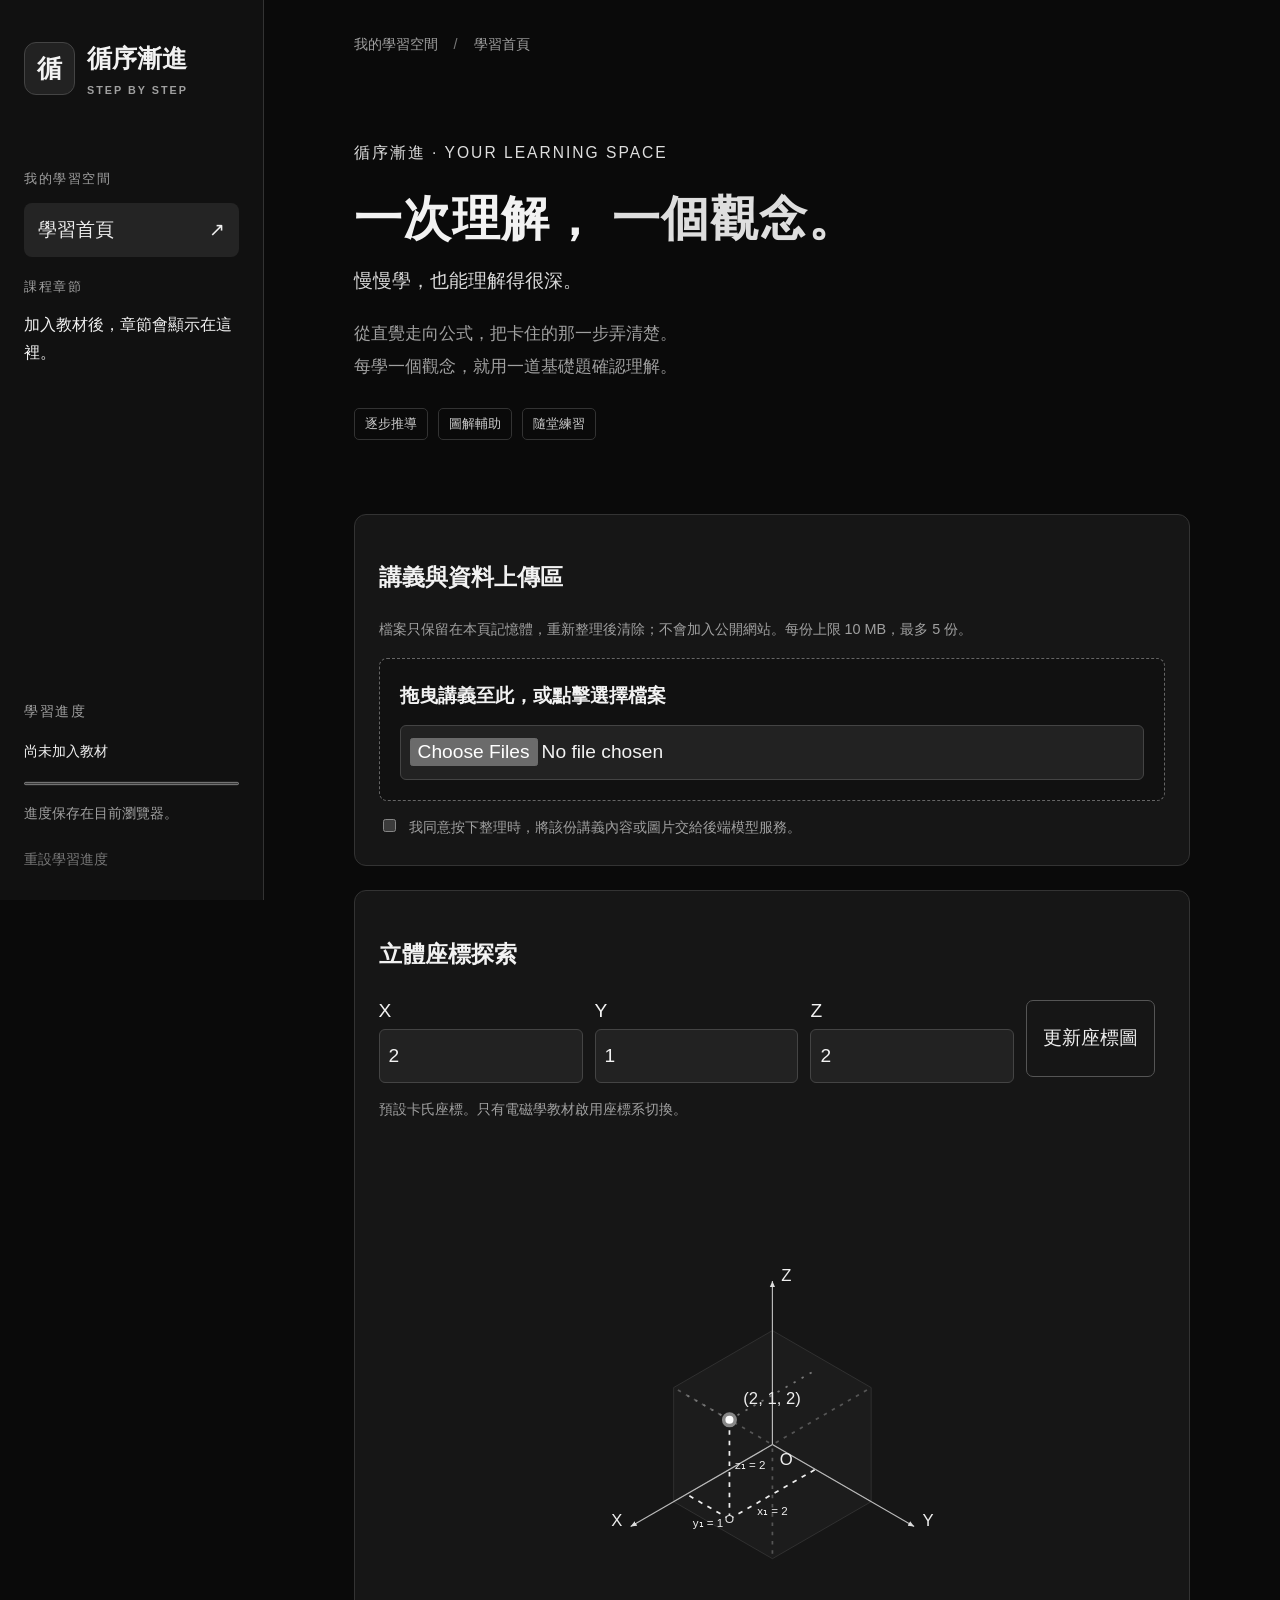
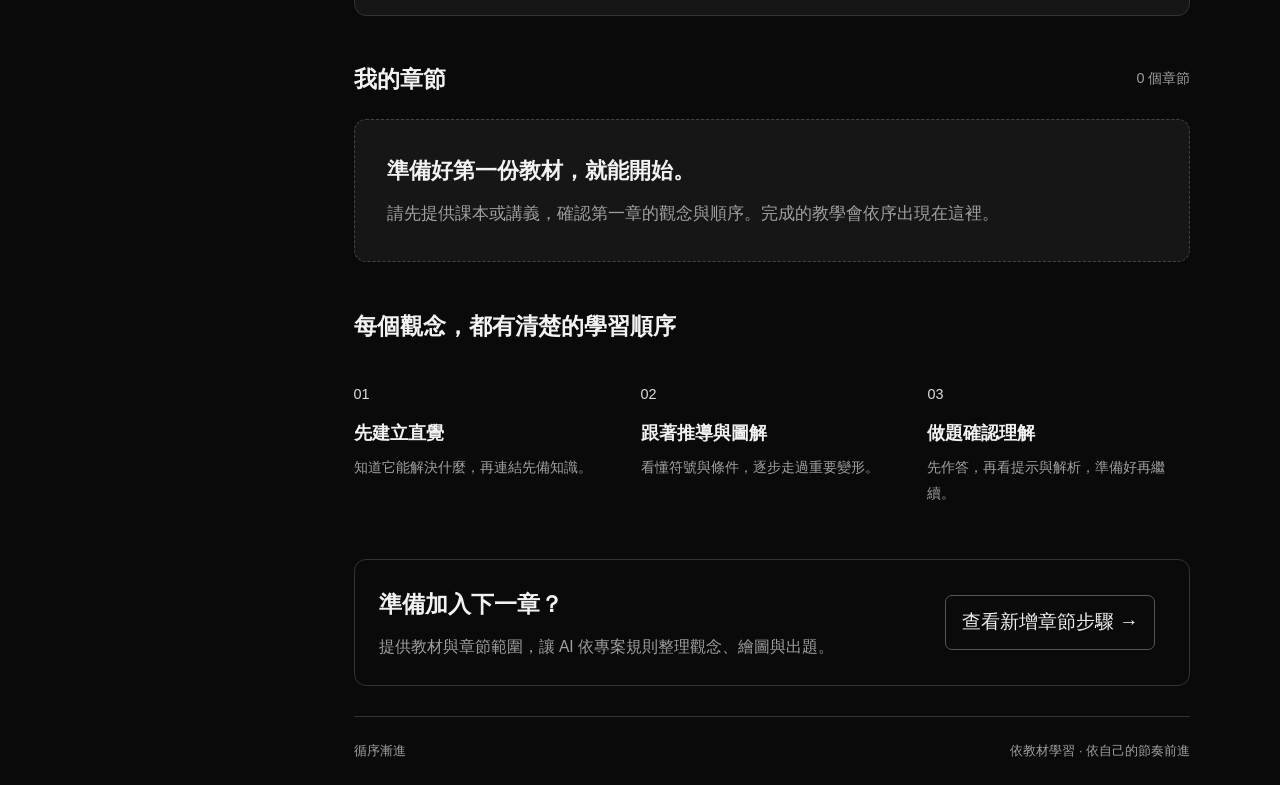
<file: index.html>
<!doctype html>
<html lang="zh-Hant">
<head>
  <meta charset="utf-8">
  <meta name="viewport" content="width=device-width, initial-scale=1">
  <meta name="color-scheme" content="dark">
  <title>循序漸進 · 一次理解一個觀念</title>
  <link rel="stylesheet" href="assets/css/site.css?v=20261115-online-ai">
  <script src="assets/js/core.js?v=20261115-online-ai" defer></script>
  <script src="assets/js/figures.js?v=20261115-online-ai" defer></script>
  <script src="assets/js/site.js?v=20261115-online-ai" defer></script>
  <script src="assets/js/workspace.js?v=20261115-online-ai" defer></script>
</head>
<body>
  <a class="skip-link" href="#main">跳至內容</a>
  <header class="mobile-bar">
    <span>循序漸進</span>
    <button id="menu-toggle" type="button" aria-expanded="false" aria-controls="sidebar">章節選單</button>
  </header>
  <aside id="sidebar" class="sidebar" aria-label="學習導覽">
    <a class="brand" href="index.html"><span class="brand-icon" aria-hidden="true">循</span><span>循序漸進<small>STEP BY STEP</small></span></a>
    <p class="sidebar-label">我的學習空間</p>
    <a class="nav-home" href="index.html" aria-current="page">學習首頁 <span aria-hidden="true">↗</span></a>
    <nav aria-label="章節導覽"><p class="sidebar-label">課程章節</p><div id="chapter-nav"><p class="muted">正在讀取章節…</p></div></nav>
    <div class="progress-panel">
      <p class="sidebar-label">學習進度</p>
      <p id="progress-label">尚未加入教材</p>
      <progress id="progress" value="0" max="1" aria-label="已完成的觀念"></progress>
      <p id="storage-note" class="fine-print">進度保存在目前瀏覽器。</p>
      <button id="reset-progress" class="text-button" type="button" disabled>重設學習進度</button>
    </div>
  </aside>
  <main id="main" tabindex="-1">
    <div class="breadcrumb">我的學習空間 <span aria-hidden="true">/</span> 學習首頁</div>
    <section class="intro" aria-labelledby="page-title">
      <p class="eyebrow">循序漸進 · YOUR LEARNING SPACE</p>
      <h1 id="page-title"><span class="title-primary">一次理解，</span><span>一個觀念。</span></h1>
      <p class="intro-note">慢慢學，也能理解得很深。</p>
      <p class="lead">從直覺走向公式，把卡住的那一步弄清楚。<br>每學一個觀念，就用一道基礎題確認理解。</p>
      <div class="tags"><span>逐步推導</span><span>圖解輔助</span><span>隨堂練習</span></div>
      <a id="resume-learning" class="action-button resume-link" hidden></a>
    </section>
    <div id="materials-workspace"></div>
    <section class="chapters-section" aria-labelledby="chapters-title">
      <div class="section-heading"><h2 id="chapters-title">我的章節</h2><span id="chapter-count" class="muted">讀取中</span></div>
      <div id="chapter-list" aria-live="polite"></div>
    </section>
    <section class="learning-flow" aria-labelledby="flow-title">
      <h2 id="flow-title">每個觀念，都有清楚的學習順序</h2>
      <ol class="steps">
        <li><span class="step-number">01</span><h3>先建立直覺</h3><p>知道它能解決什麼，再連結先備知識。</p></li>
        <li><span class="step-number">02</span><h3>跟著推導與圖解</h3><p>看懂符號與條件，逐步走過重要變形。</p></li>
        <li><span class="step-number">03</span><h3>做題確認理解</h3><p>先作答，再看提示與解析，準備好再繼續。</p></li>
      </ol>
    </section>
    <section class="add-chapter-guide" aria-labelledby="add-title">
      <div><h2 id="add-title">準備加入下一章？</h2><p>提供教材與章節範圍，讓 AI 依專案規則整理觀念、繪圖與出題。</p></div>
      <a class="secondary-button" href="getting-started.html">查看新增章節步驟 →</a>
    </section>
    <footer>循序漸進 <span>依教材學習 · 依自己的節奏前進</span></footer>
  </main>
</body>
</html>
</file>
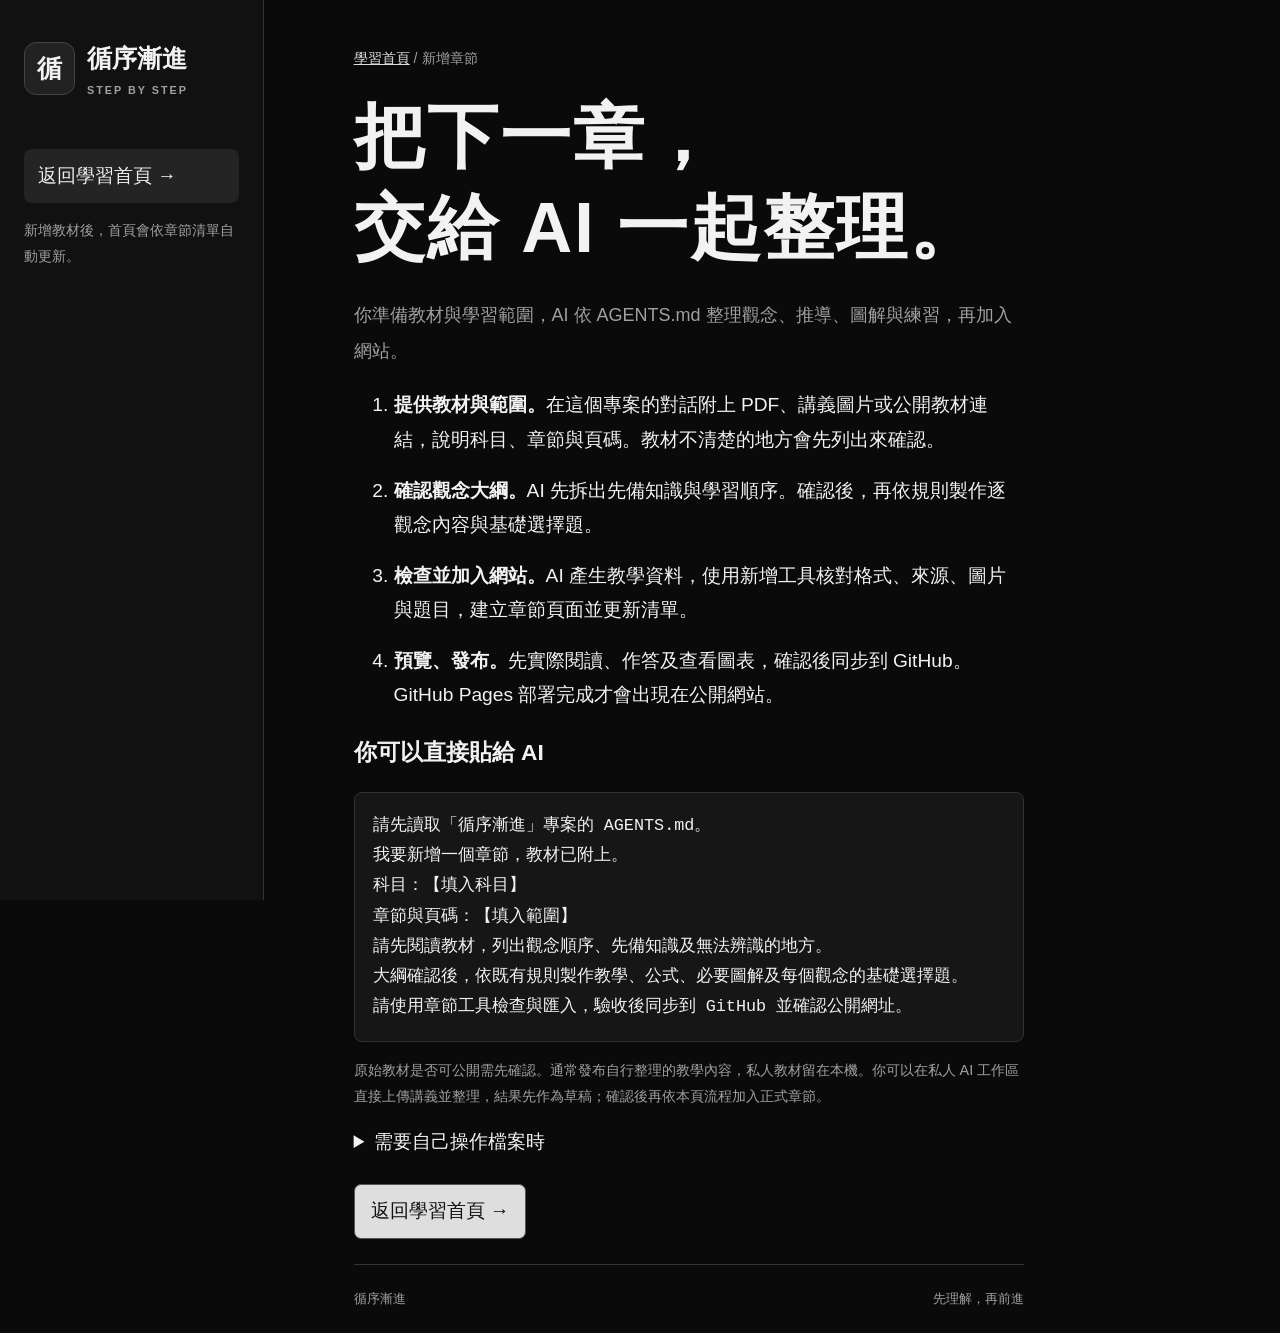
<file: getting-started.html>
<!doctype html>
<html lang="zh-Hant">
<head>
  <meta charset="utf-8">
  <meta name="viewport" content="width=device-width, initial-scale=1">
  <meta name="color-scheme" content="dark">
  <title>新增章節 · 循序漸進</title>
  <link rel="stylesheet" href="assets/css/site.css?v=20261115-online-ai">
</head>
<body>
  <aside class="sidebar"><a class="brand" href="index.html"><span class="brand-icon" aria-hidden="true">循</span><span>循序漸進<small>STEP BY STEP</small></span></a><a class="nav-home" href="index.html">返回學習首頁 →</a><p class="fine-print">新增教材後，首頁會依章節清單自動更新。</p></aside>
  <main class="guide-content">
    <p class="breadcrumb"><a href="index.html">學習首頁</a> / 新增章節</p>
    <h1>把下一章，<br>交給 AI 一起整理。</h1>
    <p class="lead">你準備教材與學習範圍，AI 依 AGENTS.md 整理觀念、推導、圖解與練習，再加入網站。</p>
    <ol>
      <li><strong>提供教材與範圍。</strong>在這個專案的對話附上 PDF、講義圖片或公開教材連結，說明科目、章節與頁碼。教材不清楚的地方會先列出來確認。</li>
      <li><strong>確認觀念大綱。</strong>AI 先拆出先備知識與學習順序。確認後，再依規則製作逐觀念內容與基礎選擇題。</li>
      <li><strong>檢查並加入網站。</strong>AI 產生教學資料，使用新增工具核對格式、來源、圖片與題目，建立章節頁面並更新清單。</li>
      <li><strong>預覽、發布。</strong>先實際閱讀、作答及查看圖表，確認後同步到 GitHub。GitHub Pages 部署完成才會出現在公開網站。</li>
    </ol>
    <h2>你可以直接貼給 AI</h2>
    <pre>請先讀取「循序漸進」專案的 AGENTS.md。
我要新增一個章節，教材已附上。
科目：【填入科目】
章節與頁碼：【填入範圍】
請先閱讀教材，列出觀念順序、先備知識及無法辨識的地方。
大綱確認後，依既有規則製作教學、公式、必要圖解及每個觀念的基礎選擇題。
請使用章節工具檢查與匯入，驗收後同步到 GitHub 並確認公開網址。</pre>
    <p class="source-note">原始教材是否可公開需先確認。通常發布自行整理的教學內容，私人教材留在本機。你可以在私人 AI 工作區直接上傳講義並整理，結果先作為草稿；確認後再依本頁流程加入正式章節。</p>
    <details><summary>需要自己操作檔案時</summary>
      <p>把已確認且符合格式的教學資料保存為 JSON，切到專案資料夾後執行以下指令。</p>
      <pre>node scripts/chapters.js add "你的教學資料.json"
node scripts/chapters.js check
python backend/server.py</pre>
      <p>開啟 http://127.0.0.1:8000 預覽。新增工具會建立章節頁、來源資料與首頁清單，已有同名章節時停止，請先核對內容。</p>
      <p>資料格式與圖片參數見 <a href="content/FORMAT.md">內容格式說明</a>。開發規則見 <a href="AGENTS.md">AGENTS.md</a>。</p>
    </details>
    <p><a class="action-button" href="index.html">返回學習首頁 →</a></p>
    <footer>循序漸進 <span>先理解，再前進</span></footer>
  </main>
</body>
</html>
</file>
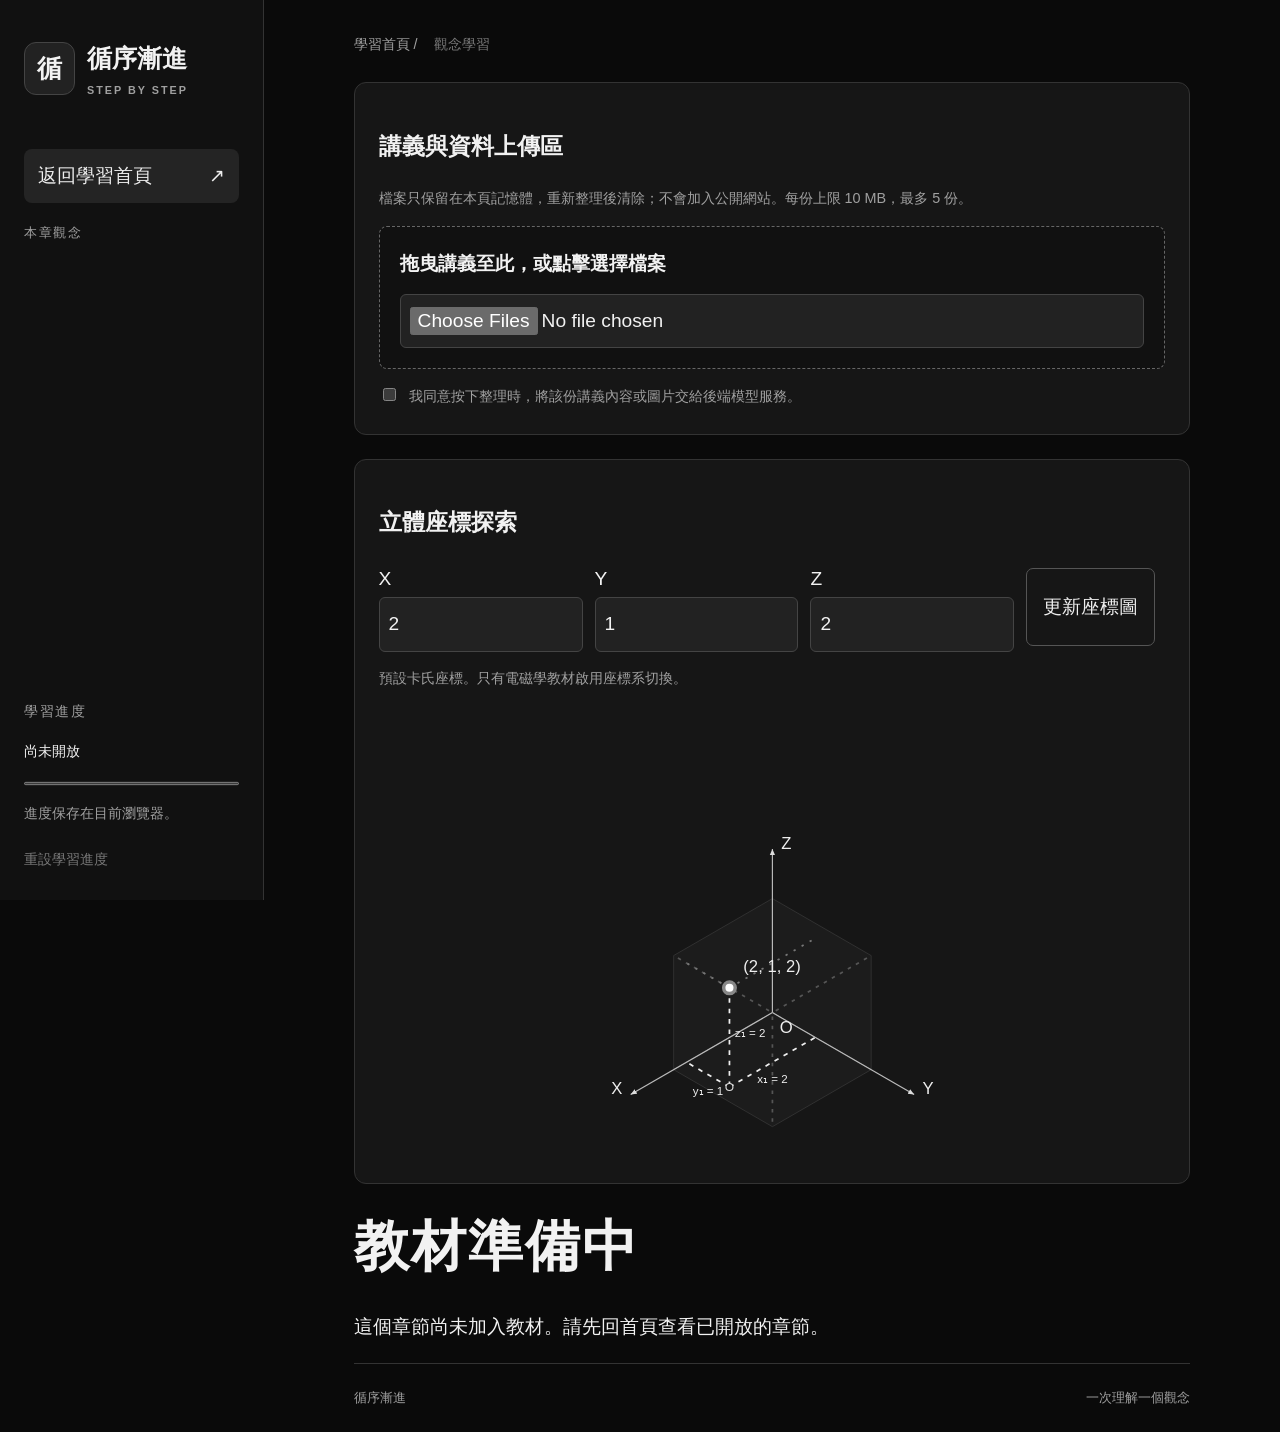
<file: chapters/lesson.html>
<!doctype html>
<html lang="zh-Hant">
<head>
  <meta charset="utf-8">
  <meta name="viewport" content="width=device-width, initial-scale=1">
  <meta name="color-scheme" content="dark">
  <title>觀念學習 · 循序漸進</title>
  <link rel="stylesheet" href="../assets/css/site.css?v=20261115-online-ai">
  <script src="../assets/js/core.js?v=20261115-online-ai" defer></script>
  <script src="../assets/js/figures.js?v=20261115-online-ai" defer></script>
  <script src="../assets/js/lesson.js?v=20261115-online-ai" defer></script>
  <script src="../assets/js/workspace.js?v=20261115-online-ai" defer></script>
</head>
<body>
  <a class="skip-link" href="#main">跳至內容</a>
  <header class="mobile-bar"><span>循序漸進</span><button id="menu-toggle" aria-expanded="false" aria-controls="sidebar">章節選單</button></header>
  <aside id="sidebar" class="sidebar" aria-label="學習導覽">
    <a class="brand" href="../index.html"><span class="brand-icon" aria-hidden="true">循</span><span>循序漸進<small>STEP BY STEP</small></span></a>
    <a class="nav-home" href="../index.html">返回學習首頁 <span aria-hidden="true">↗</span></a>
    <nav aria-label="觀念導覽"><p class="sidebar-label">本章觀念</p><div id="concept-nav"></div></nav>
    <div class="progress-panel"><p class="sidebar-label">學習進度</p><p id="progress-label">讀取中</p><progress id="progress" value="0" max="1" aria-label="本章學習進度"></progress><p id="storage-note" class="fine-print">進度保存在目前瀏覽器。</p><button id="reset-progress" class="text-button">重設學習進度</button></div>
  </aside>
  <main id="main" tabindex="-1">
    <div class="breadcrumb"><a href="../index.html">學習首頁</a> / <span id="chapter-name">觀念學習</span></div>
    <div id="materials-workspace"></div>
    <div id="lesson-content" aria-live="polite"><p>正在讀取教材…</p></div>
    <footer>循序漸進 <span>一次理解一個觀念</span></footer>
  </main>
</body>
</html>
</file>
<file: assets/css/site.css>
:root { color-scheme: dark; --bg: #0a0a0a; --panel: #161616; --text: #f2f2f2; --muted: #a0a0a0; --accent: #dedede; --line: #333333; }
* { box-sizing: border-box; }
[hidden] { display: none !important; }
body { margin: 0; background: var(--bg); color: var(--text); font-family: "Segoe UI", "Microsoft JhengHei", sans-serif; line-height: 1.8; }
a { color: inherit; text-decoration: none; }
button { font: inherit; cursor: pointer; color: inherit; }
button:disabled { cursor: default; opacity: .5; }
a:focus-visible, button:focus-visible { outline: 3px solid var(--accent); outline-offset: 5px; }
.skip-link { position: fixed; top: -100px; left: 20px; z-index: 5; padding: 8px 16px; background: var(--panel); }
.skip-link:focus { top: 10px; }
.sidebar { position: fixed; width: 264px; height: 100dvh; padding: 36px 24px 24px; border-right: 1px solid var(--line); background: #111111; display: flex; flex-direction: column; overflow-y: auto; }
.brand { display: flex; align-items: center; gap: 12px; font-weight: 700; font-size: 1.3125rem; margin-bottom: 48px; }
.brand-icon { background: #222222; color: #f2f2f2; border: 1px solid #444444; padding: 3px 12px; border-radius: 12px; }
.brand small { display: block; color: var(--muted); font-size: 0.5625rem; letter-spacing: 2px; }
.sidebar-label { font-size: 0.6875rem; color: var(--muted); letter-spacing: 1.5px; margin: 18px 0 12px; }
.nav-home { display: flex; justify-content: space-between; padding: 10px 14px; background: #242424; color: #eeeeee; border-radius: 8px; }
.muted, .fine-print { color: var(--muted); }
.fine-print { font-size: 0.75rem; }
#chapter-nav { font-size: 0.8125rem; }
#chapter-nav a { display: block; padding: 10px 4px; }
.progress-panel { margin-top: auto; padding-top: 48px; }
.progress-panel p { font-size: 0.75rem; }
progress { display: block; width: 100%; height: 7px; accent-color: var(--accent); }
.text-button { background: transparent; border: 0; padding: 0; color: var(--accent); font-size: 0.75rem; }
main { max-width: 1430px; margin-left: 264px; padding: 32px 7% 0; }
#lesson-content { max-width: 920px; margin: 0 auto; }
#lesson-content h1 { font-size: clamp(1.875rem, 4.32vw, 2.875rem); line-height: 1.4; }
.resume-link { margin-top: 24px; }
.add-chapter-guide { display: flex; align-items: center; justify-content: space-between; gap: 20px; padding: 24px; margin: 30px 0; border: 1px solid var(--line); border-radius: 12px; }
.add-chapter-guide h2 { margin: 0 0 8px; }
.add-chapter-guide p { font-size: 0.8125rem; color: var(--muted); margin: 0; }
.guide-content { max-width: 850px; }
.guide-content pre { padding: 18px; white-space: pre-wrap; overflow-wrap: anywhere; border: 1px solid var(--line); background: var(--panel); border-radius: 8px; font-size: 0.875rem; }
.guide-content li { margin-bottom: 16px; }
.guide-content a { color: var(--accent); text-decoration: underline; }
.breadcrumb { color: var(--muted); font-size: 0.75rem; }
.breadcrumb span { margin: 0 12px; color: #777777; }
.intro { padding: 65px 0 50px; }
.intro h1 { display: flex; flex-wrap: wrap; gap: 4px 12px; font-size: clamp(1.875rem, 3.72vw, 2.875rem); letter-spacing: .025em; line-height: 1.5; margin: 16px 0 10px; }
.intro h1 span { white-space: nowrap; }
.intro h1 .title-primary { color: var(--text); }
.intro-note { color: #d8d8d8; font-size: 1rem; margin: 0 0 18px; }
.intro .lead { font-size: 0.875rem; }
.eyebrow { color: var(--accent); font-size: 0.8125rem; letter-spacing: 2px; }
h1 { font-size: clamp(2.375rem, 5.52vw, 4rem); font-weight: 650; line-height: 1.28; letter-spacing: 2px; margin: 20px 0 24px; }
h1 span { color: var(--accent); }
.lead { color: var(--muted); font-size: 0.9375rem; line-height: 2; }
.tags { display: flex; gap: 10px; flex-wrap: wrap; margin-top: 24px; }
.tags span { color: #cccccc; border: 1px solid var(--line); border-radius: 5px; font-size: 0.6875rem; padding: 3px 10px; }
h2 { font-size: 1.1875rem; font-weight: 600; }
.section-heading { display: flex; justify-content: space-between; align-items: center; gap: 12px; }
.section-heading span { font-size: 0.75rem; }
.empty-state { border: 1px dashed #444444; background: #161616; padding: 32px; border-radius: 12px; }
.empty-state h3 { margin: 0 0 8px; font-size: 1.125rem; }
.empty-state p { margin: 0; color: var(--muted); font-size: 0.875rem; }
.chapter-card { display: block; border: 1px solid var(--line); background: var(--panel); border-radius: 12px; padding: 24px; margin-bottom: 14px; }
.chapter-card:hover { border-color: var(--accent); }
.chapter-card h3 { margin: 0; }
.chapter-card p { color: var(--muted); margin-bottom: 0; }
.learning-flow { margin: 44px 0 52px; }
.steps { display: grid; grid-template-columns: repeat(3, 1fr); gap: 24px; list-style: none; padding: 10px 0 0; }
.step-number { color: var(--accent); font-size: 0.75rem; }
.steps h3 { font-size: 0.9375rem; margin: 6px 0; }
.steps p { color: var(--muted); font-size: 0.75rem; margin: 0; }
footer { border-top: 1px solid var(--line); padding: 22px 0; color: var(--muted); font-size: 0.6875rem; display: flex; justify-content: space-between; gap: 15px; }
.mobile-bar { display: none; }
button, input, textarea { font: inherit; }
.teaching-section { margin: 36px 0; }
.teaching-section p { white-space: pre-wrap; }
.origin-tag { font-size: 0.6875rem; color: var(--accent); border: 1px solid var(--line); padding: 3px 8px; border-radius: 5px; }
.formula { padding: 18px; margin: 18px 0; background: #161616; overflow-x: auto; }
.lesson-figure { margin: 24px 0; padding: 16px; background: #111111; border: 1px solid var(--line); border-radius: 10px; overflow-x: auto; }
.lesson-figure svg, .lesson-figure img { display: block; width: 100%; height: auto; }
.lesson-figure svg { min-width: 560px; }
figcaption, .source-note { color: var(--muted); font-size: 0.75rem; }
.sources { border-top: 1px solid var(--line); padding: 14px 0; color: var(--muted); font-size: 0.8125rem; }
.sources summary { cursor: pointer; }
.sources a { color: var(--accent); text-decoration: underline; }
.quiz-panel, .review-panel { margin: 30px 0; padding: 26px; background: var(--panel); border: 1px solid var(--line); border-radius: 12px; }
fieldset { border: 0; padding: 0; margin: 0 0 18px; }
legend { font-size: 1.0625rem; margin-bottom: 14px; white-space: pre-wrap; }
.option { display: flex; align-items: baseline; gap: 12px; margin: 10px 0; padding: 12px 16px; border: 1px solid #444444; border-radius: 8px; cursor: pointer; }
.option:has(input:checked) { border-color: var(--accent); background: #242424; }
input[type=radio], input[type=checkbox] { accent-color: var(--accent); }
.action-button, .secondary-button { display: inline-block; border-radius: 7px; padding: 9px 16px; margin: 6px 10px 6px 0; border: 1px solid #555555; }
.action-button { background: #dedede; color: #111; }
.secondary-button { background: transparent; color: #eeeeee; }
.feedback { white-space: pre-wrap; color: #dddddd; font-size: 0.875rem; }
.feedback.correct { color: #ffffff; }
.solution { border-top: 1px solid var(--line); margin-top: 16px; padding-top: 12px; }
.review-panel textarea { display: block; width: 100%; min-height: 150px; resize: vertical; background: #0a0a0a; border: 1px solid #555555; color: var(--text); padding: 14px; border-radius: 7px; margin: 10px 0; }
.quiz-panel input[type=text] { display: block; max-width: 100%; background: #0a0a0a; color: var(--text); border: 1px solid #555555; padding: 9px; margin: 10px 0; }
.consent { display: flex; align-items: baseline; gap: 10px; font-size: 0.75rem; color: var(--muted); }
.lesson-controls { display: flex; flex-wrap: wrap; gap: 10px; justify-content: space-between; margin-bottom: 30px; }
#concept-nav a { display: block; padding: 10px; font-size: 0.8125rem; border-radius: 6px; }
#concept-nav a[aria-current] { background: #242424; color: #eeeeee; }
@media (max-width: 760px) {
  .mobile-bar { display: flex; justify-content: space-between; align-items: center; padding: 14px 20px; border-bottom: 1px solid var(--line); }
  .mobile-bar button { background: var(--panel); border: 1px solid var(--line); padding: 5px 10px; border-radius: 6px; font-size: 0.75rem; }
  .sidebar { display: none; position: static; width: 100%; height: auto; border-bottom: 1px solid var(--line); }
  .sidebar.is-open { display: flex; }
  .brand { margin-bottom: 12px; }
  .progress-panel { padding-top: 12px; }
  main { margin-left: 0; padding: 24px 22px 0; }
  .intro { padding-top: 36px; }
  .steps { grid-template-columns: 1fr; gap: 22px; }
  .add-chapter-guide { align-items: flex-start; flex-direction: column; }
  footer { flex-direction: column; }
}

html { font-size: 120%; }
.action-button { color: #111; }
input, textarea, select { color: var(--text); background: #222; border: 1px solid #444; border-radius: 6px; padding: 9px; max-width: 100%; }
:focus-visible { outline: 2px solid #eee; outline-offset: 4px; }
.upload-panel, .coordinate-lab { padding: 24px; border: 1px solid var(--line); border-radius: 12px; background: #161616; margin: 24px 0; }
.drop-zone { display: block; border: 1px dashed #666; border-radius: 8px; padding: 20px; margin: 12px 0; background: #111; }
.drop-zone.dragover { border-color: #fff; background: #292929; }
.drop-zone input { display: block; width: 100%; margin-top: 12px; }
.file-card { border-top: 1px solid #333; padding: 18px 0; overflow-wrap: anywhere; }
.file-preview { max-height: 320px; overflow: auto; white-space: pre-wrap; font: inherit; background: #111; padding: 14px; }
.file-image, .answer-image { display: block; max-width: 100%; max-height: 280px; object-fit: contain; margin: 12px 0; }
.file-pdf { width: 100%; height: 320px; border: 1px solid #333; }
.coordinate-fields { display: flex; flex-wrap: wrap; gap: 12px; }
.coordinate-fields label { flex: 1 1 100px; }
.coordinate-fields input { display: block; width: 100%; }
.coordinate-chart { overflow-x: auto; }
.coordinate-chart svg { width: 100%; min-width: 540px; display: block; }
.upload-actions { display: flex; flex-wrap: wrap; align-items: center; gap: 8px; }
.review-panel:focus-within { border-color: #888; }
mjx-container { max-width: 100%; }
@media (max-width: 1000px) and (min-width: 761px) { main { padding-left: 30px; padding-right: 30px; } }
@media (max-width: 760px) { .quiz-panel, .review-panel, .upload-panel, .coordinate-lab { padding: 16px; } .intro h1 { font-size: 2rem; } }

.guide-content a.action-button, .guide-content a.action-button:visited { color: #111; background: #dedede; text-decoration: none; }
</file>
